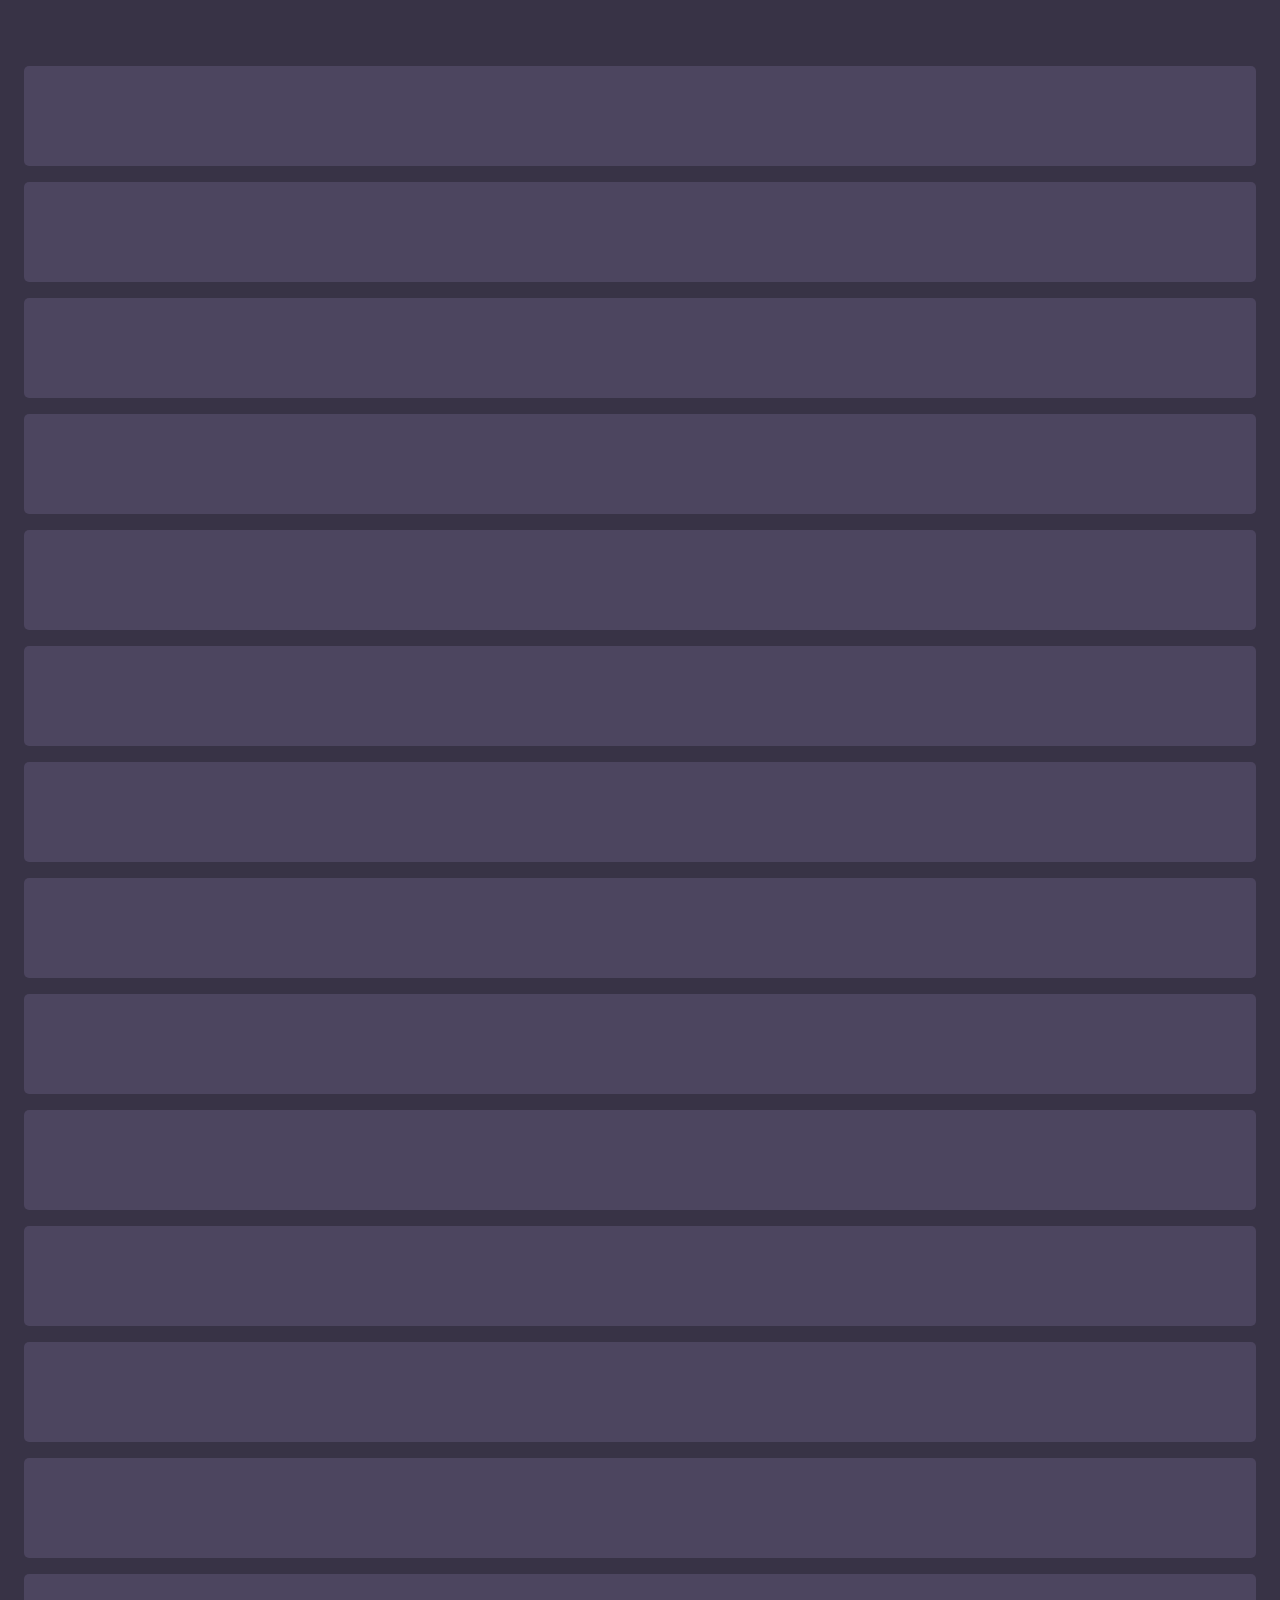
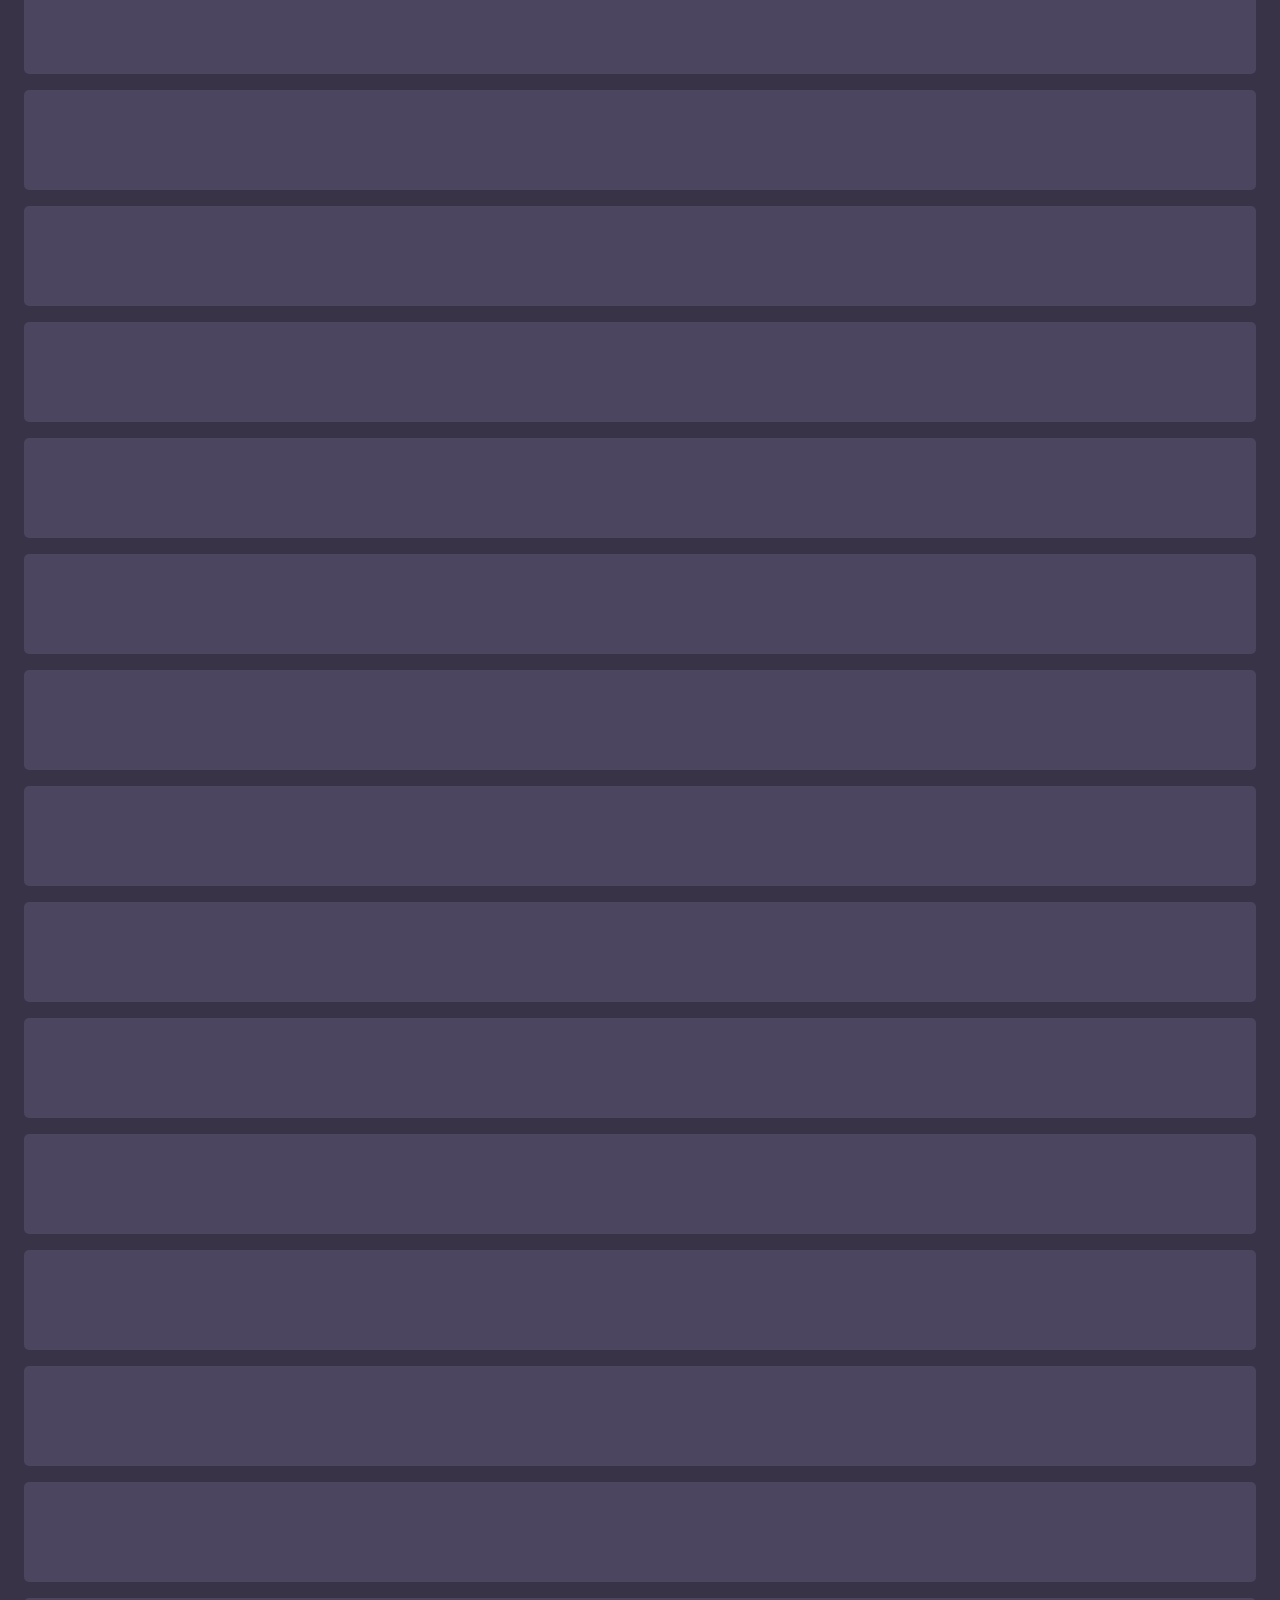
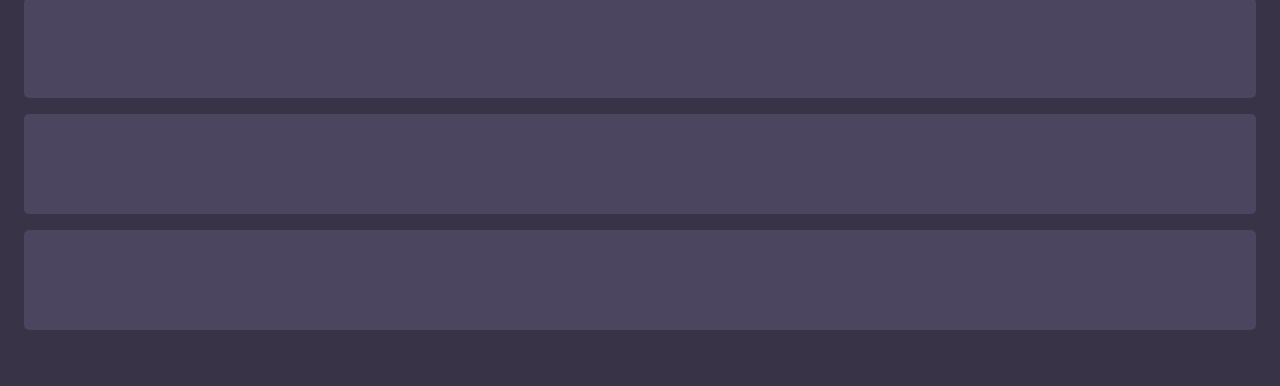
<file: bootstrap-grid/index.html>
<!DOCTYPE html>
<html lang="en">
<head>
    <meta charset="UTF-8">
    <title>GRID - BOOTSTRAP</title>

    <!-- css -->
    <link href="https://cdn.jsdelivr.net/npm/bootstrap@5.0.1/dist/css/bootstrap.min.css" rel="stylesheet" integrity="sha384-+0n0xVW2eSR5OomGNYDnhzAbDsOXxcvSN1TPprVMTNDbiYZCxYbOOl7+AMvyTG2x" crossorigin="anonymous">
    <link rel="stylesheet" href="./main.css">

    <!-- fonts -->
    <link rel="preconnect" href="https://fonts.gstatic.com">
    <link href="https://fonts.googleapis.com/css2?family=Inter:wght@800&display=swap" rel="stylesheet">
</head>
<body>
    <!-- Content -->
    <div class="container main-content">
        <div class="row">
            <div class="col-12 col-sm-8">
                <div class="row">
                    <div class="col-3 col-md-2">
                        <div class="card day-un shadow-lg">
                            
                        </div>
                    </div>
                    <div class="col-3 col-md-2">
                        <div class="card day-un card-sec">
                            
                        </div>
                    </div>
                    <div class="col-3 col-md-2">
                        <div class="card day-un shadow-lg">
                            
                        </div>
                    </div>
                    <div class="col-3 col-md-2">
                        <div class="card day-un card-sec shadow-lg">
                            
                        </div>
                    </div>
                    <div class="col-3 col-md-2">
                        <div class="card day-un shadow-lg">
                            
                        </div>
                    </div>
                    <div class="col-3 col-md-2">
                        <div class="card day-un card-sec shadow-lg">
                            
                        </div>
                    </div>
                    <div class="col-3 col-md-2">
                        <div class="card day-un shadow-lg">
                            
                        </div>
                    </div>
                    <div class="col-3 col-md-2">
                        <div class="card day-un card-sec shadow-lg">
                            
                        </div>
                    </div>
                    <div class="col-3 col-md-2">
                        <div class="card day-un shadow-lg">
                            
                        </div>
                    </div>
                    <div class="col-3 col-md-2">
                        <div class="card day-un card-sec shadow-lg">
                            
                        </div>
                    </div>
                    <div class="col-3 col-md-2">
                        <div class="card day-un shadow-lg">
                            
                        </div>
                    </div>
                    <div class="col-3 col-md-2">
                        <div class="card day-un card-sec shadow-lg">
                            
                        </div>
                    </div>
                    <div class="col-3 col-md-2">
                        <div class="card day-un shadow-lg">
                            
                        </div>
                    </div>
                    <div class="col-3 col-md-2">
                        <div class="card day-un card-sec shadow-lg">
                            
                        </div>
                    </div>
                    <div class="col-3 col-md-2">
                        <div class="card day-un shadow-lg">
                            
                        </div>
                    </div>
                    <div class="col-3 col-md-2">
                        <div class="card day-un card-sec shadow-lg">
                            
                        </div>
                    </div>
                    <div class="col-3 col-md-2">
                        <div class="card day-un shadow-lg">
                            
                        </div>
                    </div>
                    <div class="col-3 col-md-2">
                        <div class="card day-un card-sec shadow-lg">
                            
                        </div>
                    </div>
                    <div class="col-3 col-md-2">
                        <div class="card day-un shadow-lg">
                            
                        </div>
                    </div>
                    <div class="col-3 col-md-2">
                        <div class="card day-un card-sec shadow-lg">
                            
                        </div>
                    </div>
                    <div class="col-3 col-md-2">
                        <div class="card day-un shadow-lg">
                            
                        </div>
                    </div>
                    <div class="col-3 col-md-2">
                        <div class="card day-un card-sec shadow-lg">
                            
                        </div>
                    </div>
                    <div class="col-3 col-md-2">
                        <div class="card day-un shadow-lg">
                            
                        </div>
                    </div>
                    <div class="col-3 col-md-2">
                        <div class="card day-un card-sec shadow-lg">
                            
                        </div>
                    </div>
                    <div class="col-3 col-md-2">
                        <div class="card day-un shadow-lg">
                            
                        </div>
                    </div>
                    <div class="col-3 col-md-2">
                        <div class="card day-un card-sec shadow-lg">
                            
                        </div>
                    </div>
                    <div class="col-3 col-md-2">
                        <div class="card day-un shadow-lg">
                            
                        </div>
                    </div>
                    <div class="col-3 col-md-2">
                        <div class="card day-un card-sec shadow-lg">
                            
                        </div>
                    </div>
                    <div class="col-3 col-md-2">
                        <div class="card day-un shadow-lg">
                            
                        </div>
                    </div>
                    <div class="col-3 col-md-2">
                        <div class="card day-un card-sec shadow-lg">
                            
                        </div>
                    </div>
                </div>
            </div>
            <div class="col-4 sidebar">
                <div class="card menu-un shadow-lg">
                    
                </div>
            </div>
        </div>
    </div>
    <!-- End - Content -->

    <link rel="stylesheet" href="https://cdnjs.cloudflare.com/ajax/libs/font-awesome/5.15.3/css/all.min.css" integrity="sha512-iBBXm8fW90+nuLcSKlbmrPcLa0OT92xO1BIsZ+ywDWZCvqsWgccV3gFoRBv0z+8dLJgyAHIhR35VZc2oM/gI1w==" crossorigin="anonymous" referrerpolicy="no-referrer" />
</body>
</html>
</file>
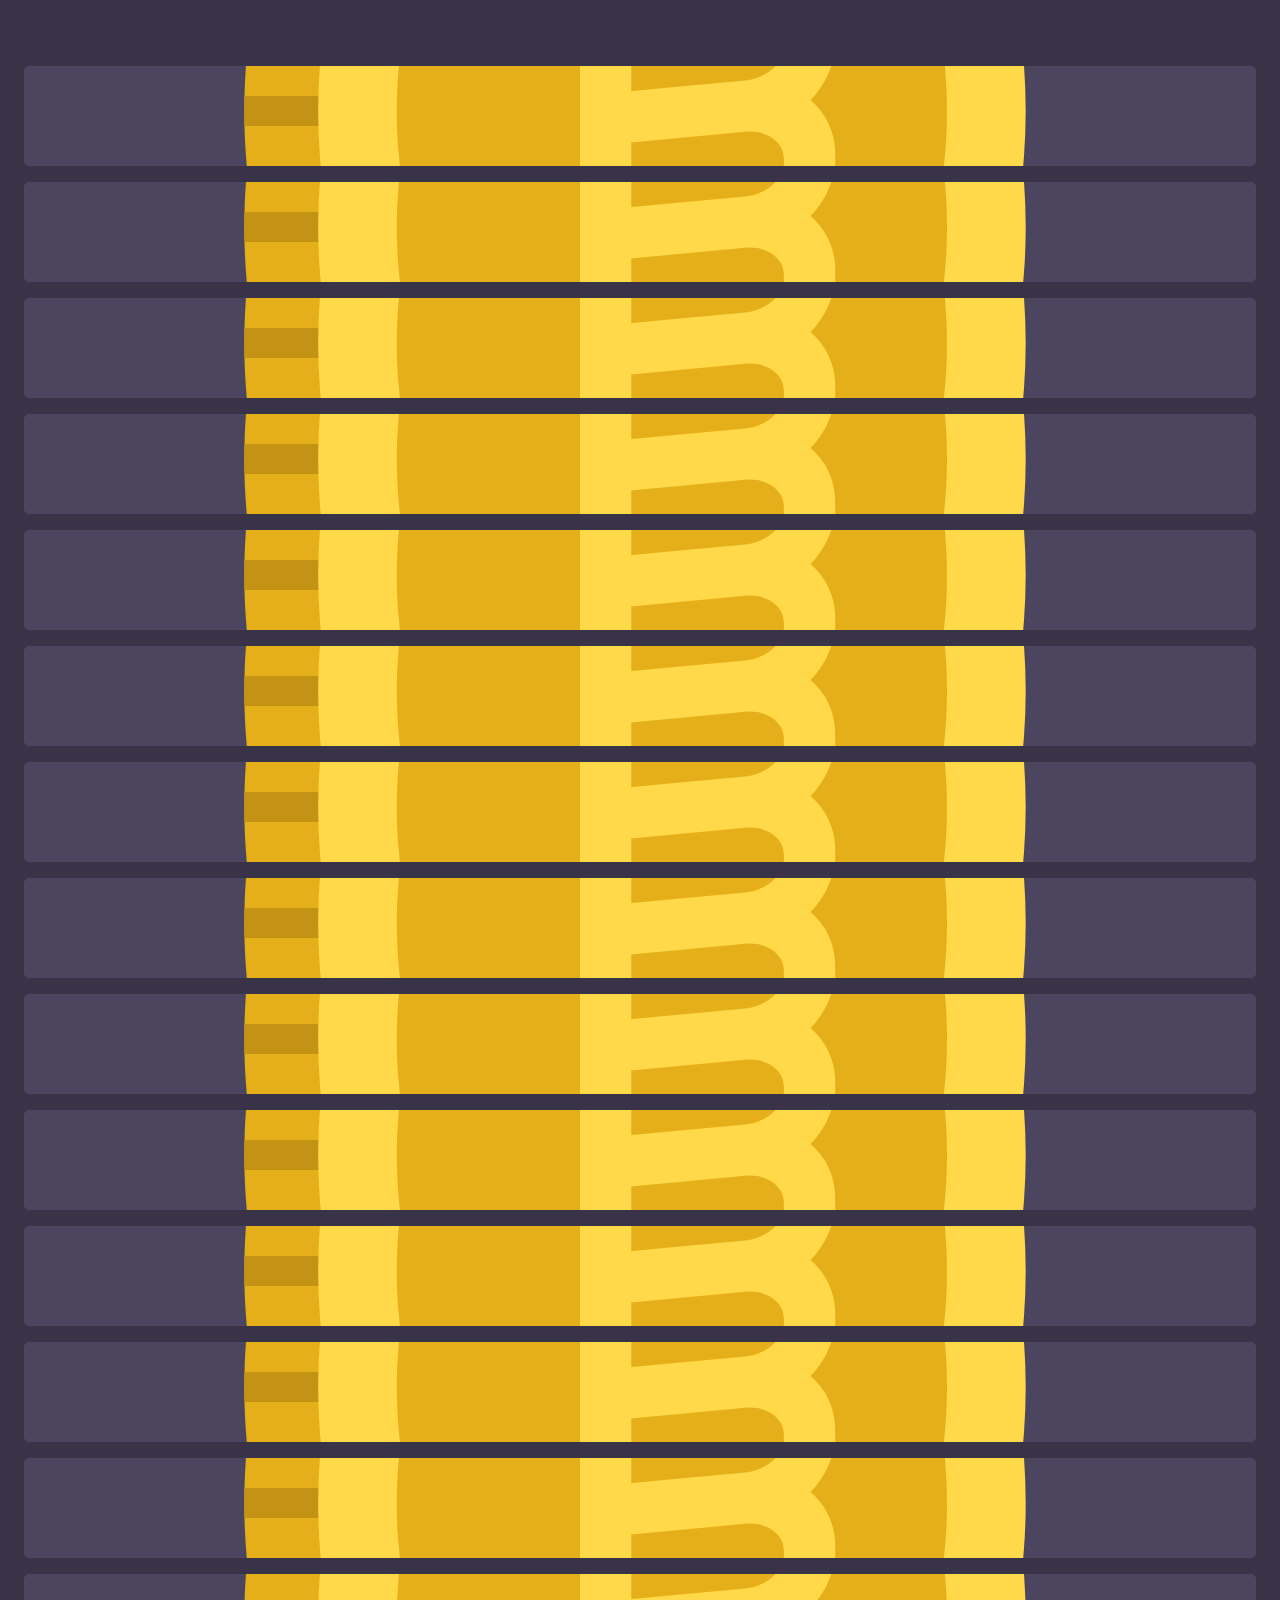
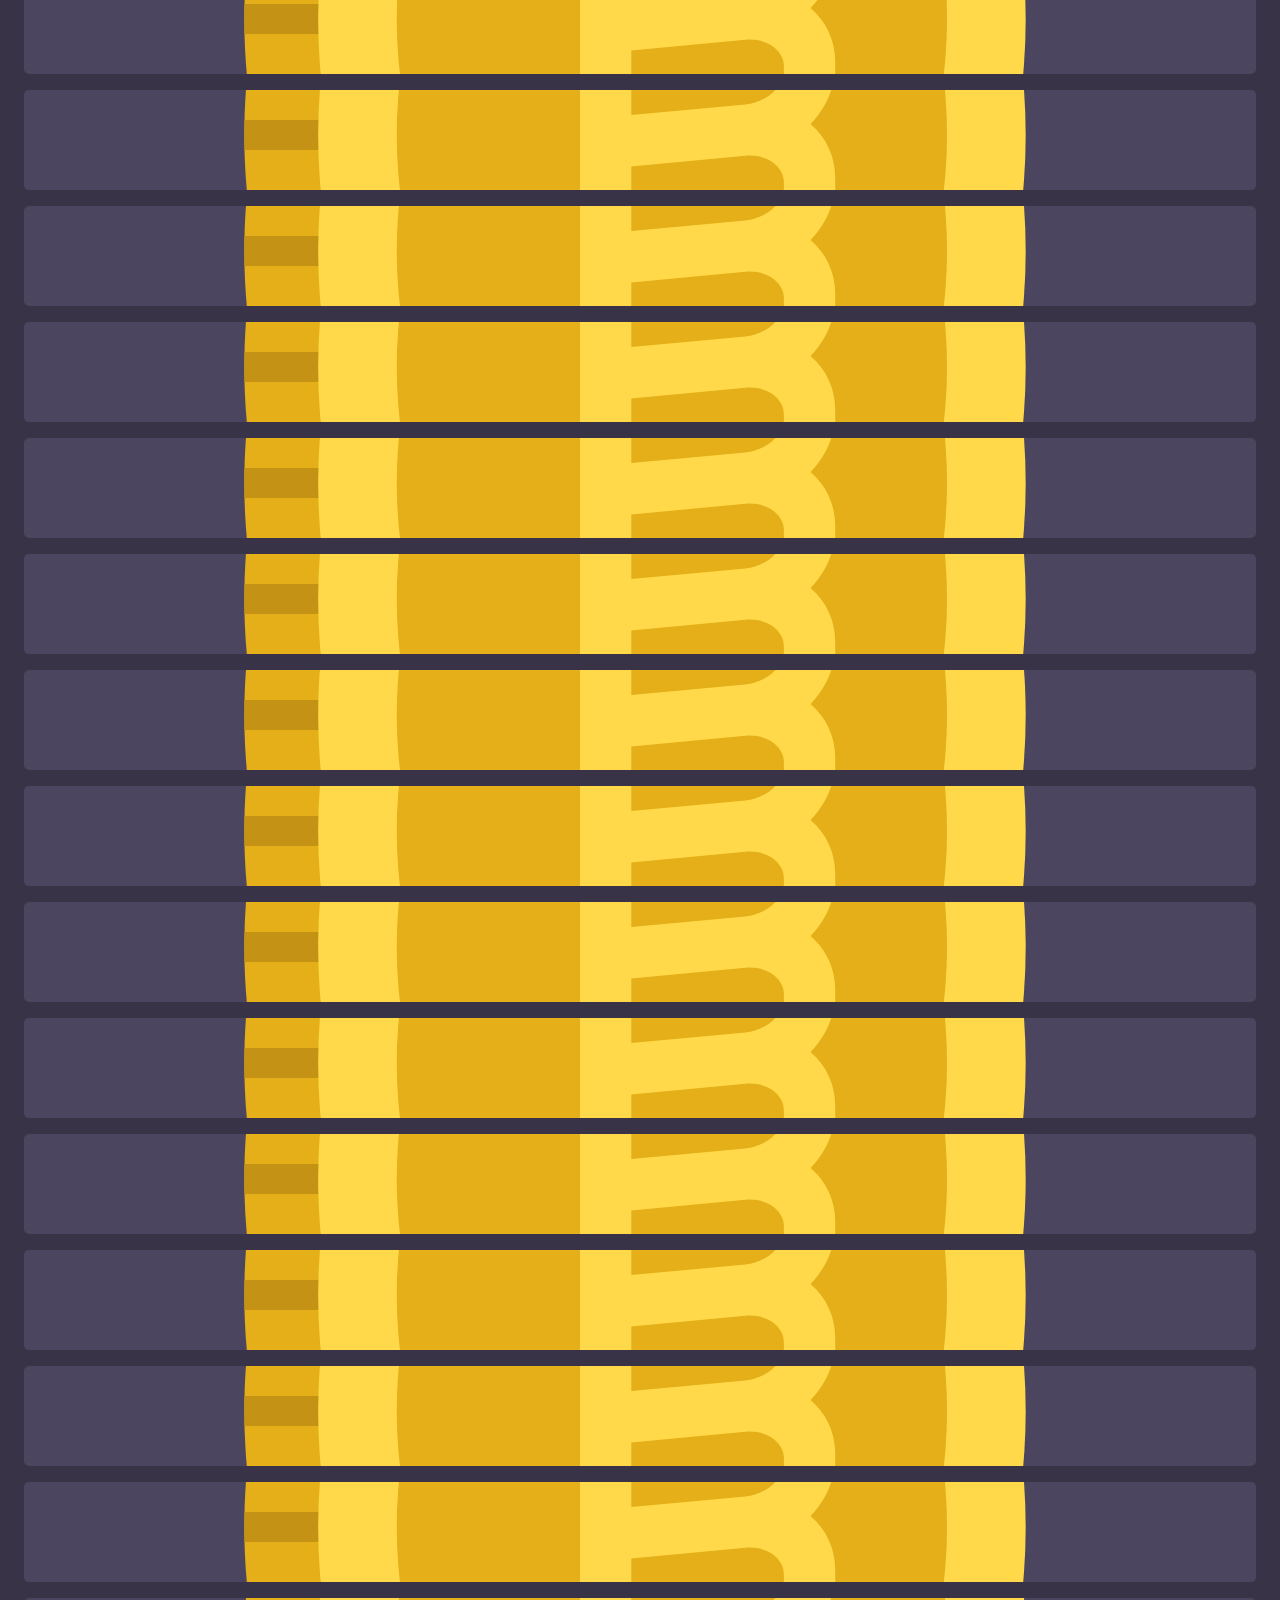
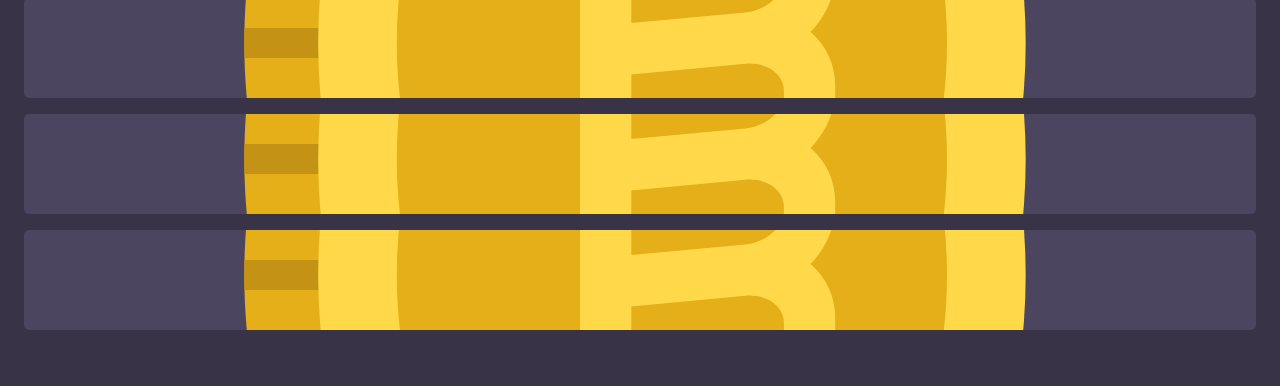
<file: card-image-cover/index.html>
<!DOCTYPE html>
<html lang="en">
<head>
    <meta charset="UTF-8">
    <title>GRID - BOOTSTRAP</title>

    <!-- css -->
    <link href="https://cdn.jsdelivr.net/npm/bootstrap@5.0.1/dist/css/bootstrap.min.css" rel="stylesheet" integrity="sha384-+0n0xVW2eSR5OomGNYDnhzAbDsOXxcvSN1TPprVMTNDbiYZCxYbOOl7+AMvyTG2x" crossorigin="anonymous">
    <link rel="stylesheet" href="./main.css">

    <!-- fonts -->
    <link rel="preconnect" href="https://fonts.gstatic.com">
    <link href="https://fonts.googleapis.com/css2?family=Inter:wght@800&display=swap" rel="stylesheet">
</head>
<body>
    <!-- Content -->
    <div class="container main-content">
        <div class="row">
            <div class="col-12 col-sm-8">
                <div class="row">
                    <div class="col-3 col-md-2">
                        <div class="card day-un shadow-lg bitcoin-img">
                            
                        </div>
                    </div>
                    <div class="col-3 col-md-2">
                        <div class="card day-un card-sec bitcoin-img">
                            
                        </div>
                    </div>
                    <div class="col-3 col-md-2">
                        <div class="card day-un shadow-lg bitcoin-img">
                            
                        </div>
                    </div>
                    <div class="col-3 col-md-2">
                        <div class="card day-un card-sec shadow-lg bitcoin-img">
                            
                        </div>
                    </div>
                    <div class="col-3 col-md-2">
                        <div class="card day-un shadow-lg bitcoin-img">
                            
                        </div>
                    </div>
                    <div class="col-3 col-md-2">
                        <div class="card day-un card-sec shadow-lg bitcoin-img">
                            
                        </div>
                    </div>
                    <div class="col-3 col-md-2">
                        <div class="card day-un shadow-lg bitcoin-img">
                            
                        </div>
                    </div>
                    <div class="col-3 col-md-2">
                        <div class="card day-un card-sec shadow-lg bitcoin-img">
                            
                        </div>
                    </div>
                    <div class="col-3 col-md-2">
                        <div class="card day-un shadow-lg bitcoin-img">
                            
                        </div>
                    </div>
                    <div class="col-3 col-md-2">
                        <div class="card day-un card-sec shadow-lg bitcoin-img">
                            
                        </div>
                    </div>
                    <div class="col-3 col-md-2">
                        <div class="card day-un shadow-lg bitcoin-img">
                            
                        </div>
                    </div>
                    <div class="col-3 col-md-2">
                        <div class="card day-un card-sec shadow-lg bitcoin-img">
                            
                        </div>
                    </div>
                    <div class="col-3 col-md-2">
                        <div class="card day-un shadow-lg bitcoin-img">
                            
                        </div>
                    </div>
                    <div class="col-3 col-md-2">
                        <div class="card day-un card-sec shadow-lg bitcoin-img">
                            
                        </div>
                    </div>
                    <div class="col-3 col-md-2">
                        <div class="card day-un shadow-lg bitcoin-img">
                            
                        </div>
                    </div>
                    <div class="col-3 col-md-2">
                        <div class="card day-un card-sec shadow-lg bitcoin-img">
                            
                        </div>
                    </div>
                    <div class="col-3 col-md-2">
                        <div class="card day-un shadow-lg bitcoin-img">
                            
                        </div>
                    </div>
                    <div class="col-3 col-md-2">
                        <div class="card day-un card-sec shadow-lg bitcoin-img">
                            
                        </div>
                    </div>
                    <div class="col-3 col-md-2">
                        <div class="card day-un shadow-lg bitcoin-img">
                            
                        </div>
                    </div>
                    <div class="col-3 col-md-2">
                        <div class="card day-un card-sec shadow-lg bitcoin-img">
                            
                        </div>
                    </div>
                    <div class="col-3 col-md-2">
                        <div class="card day-un shadow-lg bitcoin-img">
                            
                        </div>
                    </div>
                    <div class="col-3 col-md-2">
                        <div class="card day-un card-sec shadow-lg bitcoin-img">
                            
                        </div>
                    </div>
                    <div class="col-3 col-md-2">
                        <div class="card day-un shadow-lg bitcoin-img">
                            
                        </div>
                    </div>
                    <div class="col-3 col-md-2">
                        <div class="card day-un card-sec shadow-lg bitcoin-img">
                            
                        </div>
                    </div>
                    <div class="col-3 col-md-2">
                        <div class="card day-un shadow-lg bitcoin-img">
                            
                        </div>
                    </div>
                    <div class="col-3 col-md-2">
                        <div class="card day-un card-sec shadow-lg bitcoin-img">
                            
                        </div>
                    </div>
                    <div class="col-3 col-md-2">
                        <div class="card day-un shadow-lg bitcoin-img">
                            
                        </div>
                    </div>
                    <div class="col-3 col-md-2">
                        <div class="card day-un card-sec shadow-lg bitcoin-img">
                            
                        </div>
                    </div>
                    <div class="col-3 col-md-2">
                        <div class="card day-un shadow-lg bitcoin-img">
                            
                        </div>
                    </div>
                    <div class="col-3 col-md-2">
                        <div class="card day-un card-sec shadow-lg bitcoin-img">
                            
                        </div>
                    </div>
                </div>
            </div>
            <div class="col-4 sidebar">
                <div class="card menu-un shadow-lg">
                    
                </div>
            </div>
        </div>
    </div>
    <!-- End - Content -->

    <link rel="stylesheet" href="https://cdnjs.cloudflare.com/ajax/libs/font-awesome/5.15.3/css/all.min.css" integrity="sha512-iBBXm8fW90+nuLcSKlbmrPcLa0OT92xO1BIsZ+ywDWZCvqsWgccV3gFoRBv0z+8dLJgyAHIhR35VZc2oM/gI1w==" crossorigin="anonymous" referrerpolicy="no-referrer" />
</body>
</html>
</file>
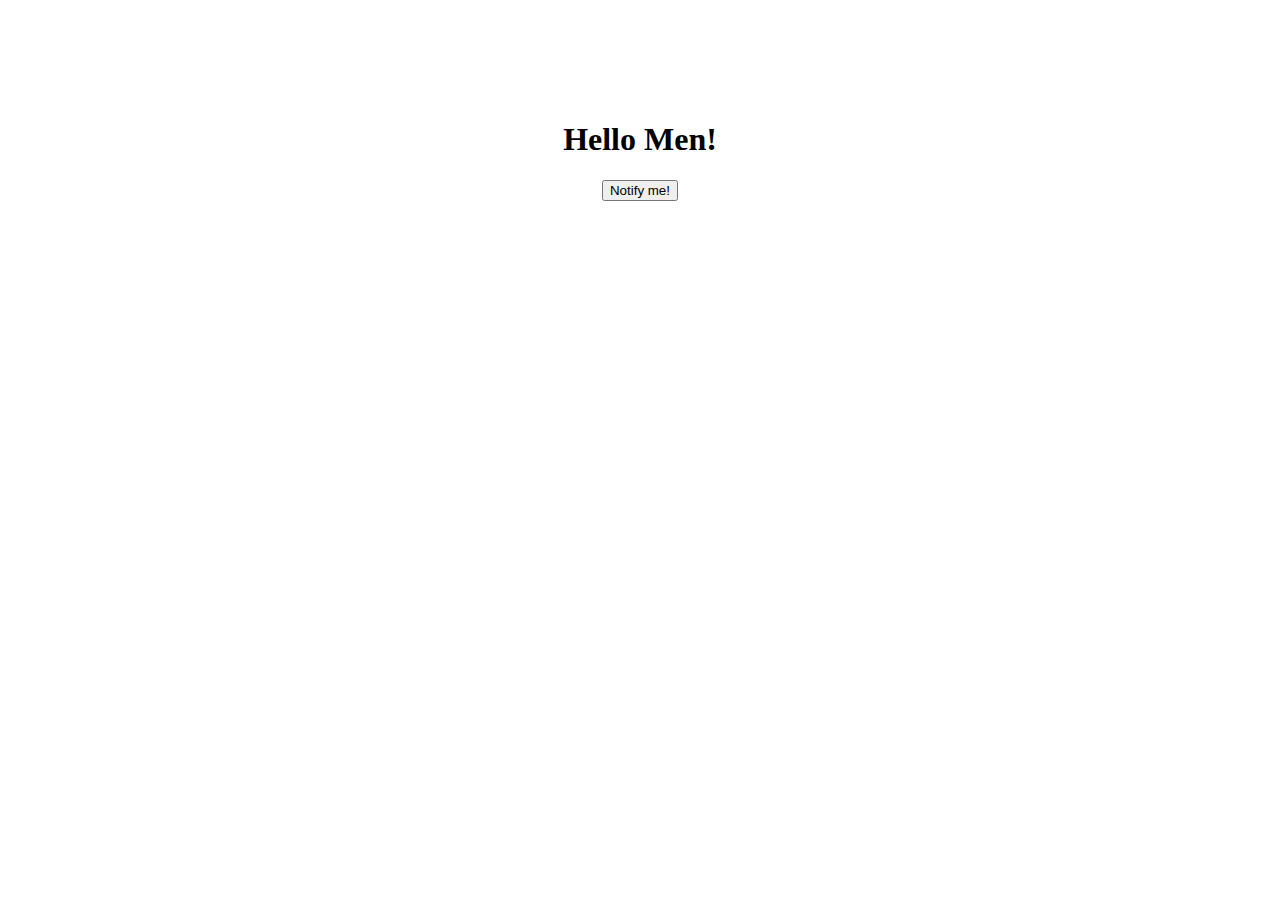
<file: web-notifications/index.html>
<!DOCTYPE html>
<html lang="en">
<head>
    <meta charset="UTF-8">
    <title>Enviando Notificações</title>
    <style>
        body {
            margin: 0;
            display: flex;
            justify-content: center;
        }
        main {
            margin-top: 100px;
            display: flex;
            flex-flow: column;
            align-items: center;
            max-width: 500px;
        }
    </style>
</head>
<body>
    <main>
        <h1>Hello Men!</h1>
        <button onclick="notifyMe()">Notify me!</button>
    </main>
    <script>
        function notifyMe() {
          // Let's check if the browser supports notifications
          if (!("Notification" in window)) {
            alert("This browser does not support desktop notification");
          }

          // Let's check whether notification permissions have already been granted
          else if (Notification.permission === "granted") {
            console.log('helo');
            // If it's okay let's create a notification
            var notification = new Notification("Hi there!");
          }

          // Otherwise, we need to ask the user for permission
          else if (Notification.permission !== "denied") {
            Notification.requestPermission().then(function (permission) {
              // If the user accepts, let's create a notification
              if (permission === "granted") {
                var notification = new Notification("Hi there!");
              }
            });
          }

          // At last, if the user has denied notifications, and you
          // want to be respectful there is no need to bother them any more.
        }
    </script>
</body>
</html>
</file>
<file: bootstrap-grid/main.css>
body {
    background-color: #383346;
    font-family: 'Inter', sans-serif;
}

.row > * {
    padding: 8px 8px;
}

.main-content {
    margin-top: 50px;
}

.sidebar {
    padding: 16px 0 16px 30px;
}

.menu-un {
    font-size: 36px;
    color: white;
    background-color: #4C455F;
    height: 100%;
    border-radius: 5px;
    display: flex; 
    align-items: center;  /*Aligns vertically center */
    justify-content: center; /*Aligns horizontally center */
    width: 100%;
}

.day-un {
    font-size: 36px;
    color: white;
    cursor: pointer;
    background-color: #4C455F;
    height: 100px;
    border-radius: 5px;
    display: flex; 
    align-items: center;  /*Aligns vertically center */
    justify-content: center; /*Aligns horizontally center */
    width: 100%;
}

.fheader {
    display: flex;
    flex-direction: row;
    width: 100%;
    padding: 5px 15px;
    justify-content: space-between;
    margin-bottom: auto;
}

.fheader {
    padding: 15px 20px;
    font-size: 24px;
}

.fheader .title {
    font-size: 28px;
}

.fbottom {
    display: flex;
    flex-direction: row;
    width: 100%;
    padding: 10px 15px;
    justify-content: space-between;
    font-size: 18px;
}
</file>
<file: card-image-cover/main.css>
body {
    background-color: #383346;
    font-family: 'Inter', sans-serif;
}

.row > * {
    padding: 8px 8px;
}

.main-content {
    margin-top: 50px;
}

.sidebar {
    padding: 16px 0 16px 30px;
}

.menu-un {
    font-size: 36px;
    color: white;
    background-color: #4C455F;
    height: 100%;
    border-radius: 5px;
    display: flex; 
    align-items: center;  /*Aligns vertically center */
    justify-content: center; /*Aligns horizontally center */
    width: 100%;
}

.day-un {
    font-size: 36px;
    color: white;
    cursor: pointer;
    background-color: #4C455F;
    height: 100px;
    border-radius: 5px;
    display: flex; 
    align-items: center;  /*Aligns vertically center */
    justify-content: center; /*Aligns horizontally center */
    width: 100%;
}

.fheader {
    display: flex;
    flex-direction: row;
    width: 100%;
    padding: 5px 15px;
    justify-content: space-between;
    margin-bottom: auto;
}

.fheader {
    padding: 15px 20px;
    font-size: 24px;
}

.fheader .title {
    font-size: 28px;
}

.fbottom {
    display: flex;
    flex-direction: row;
    width: 100%;
    padding: 10px 15px;
    justify-content: space-between;
    font-size: 18px;
}

.bitcoin-img {
    background-image: url(./images/bitcoin.svg);
    background-position: center;
    background-repeat: no-repeat;
    background-size: 75%;
    border: none;
}
</file>
